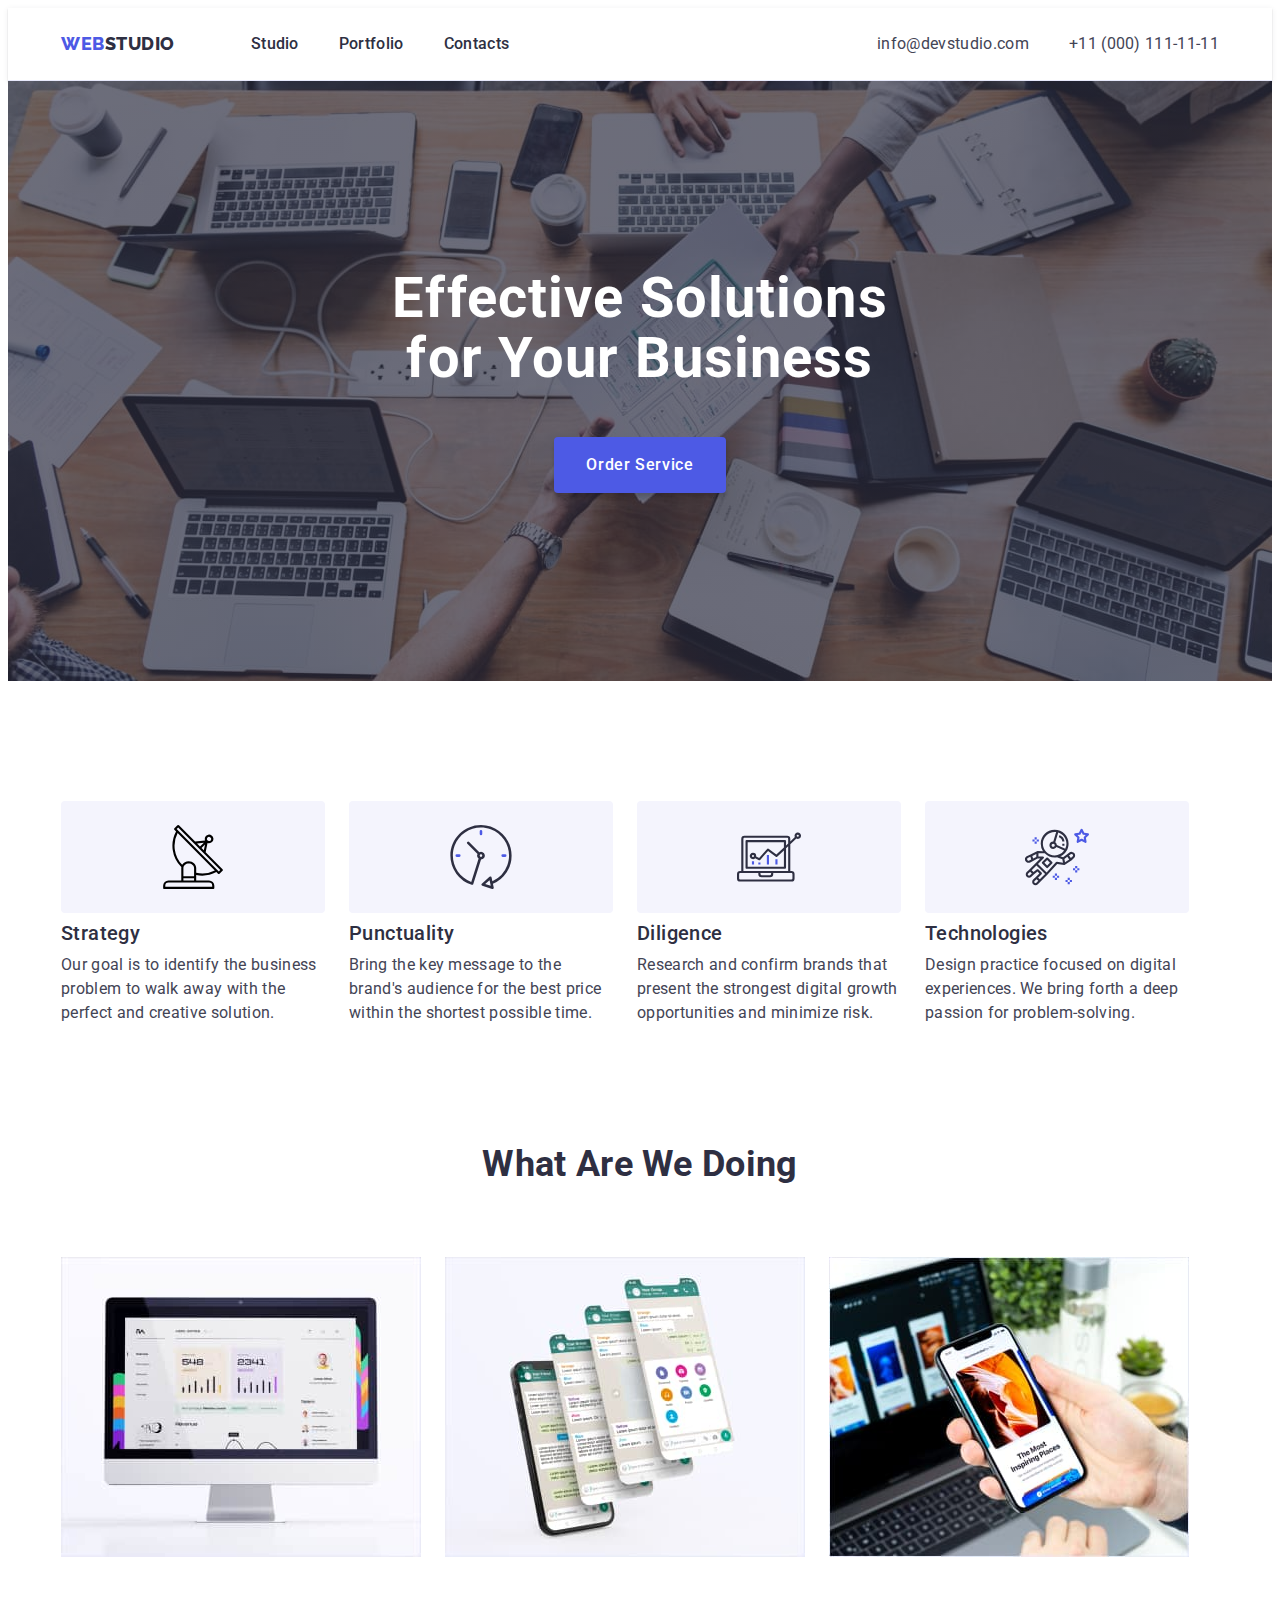
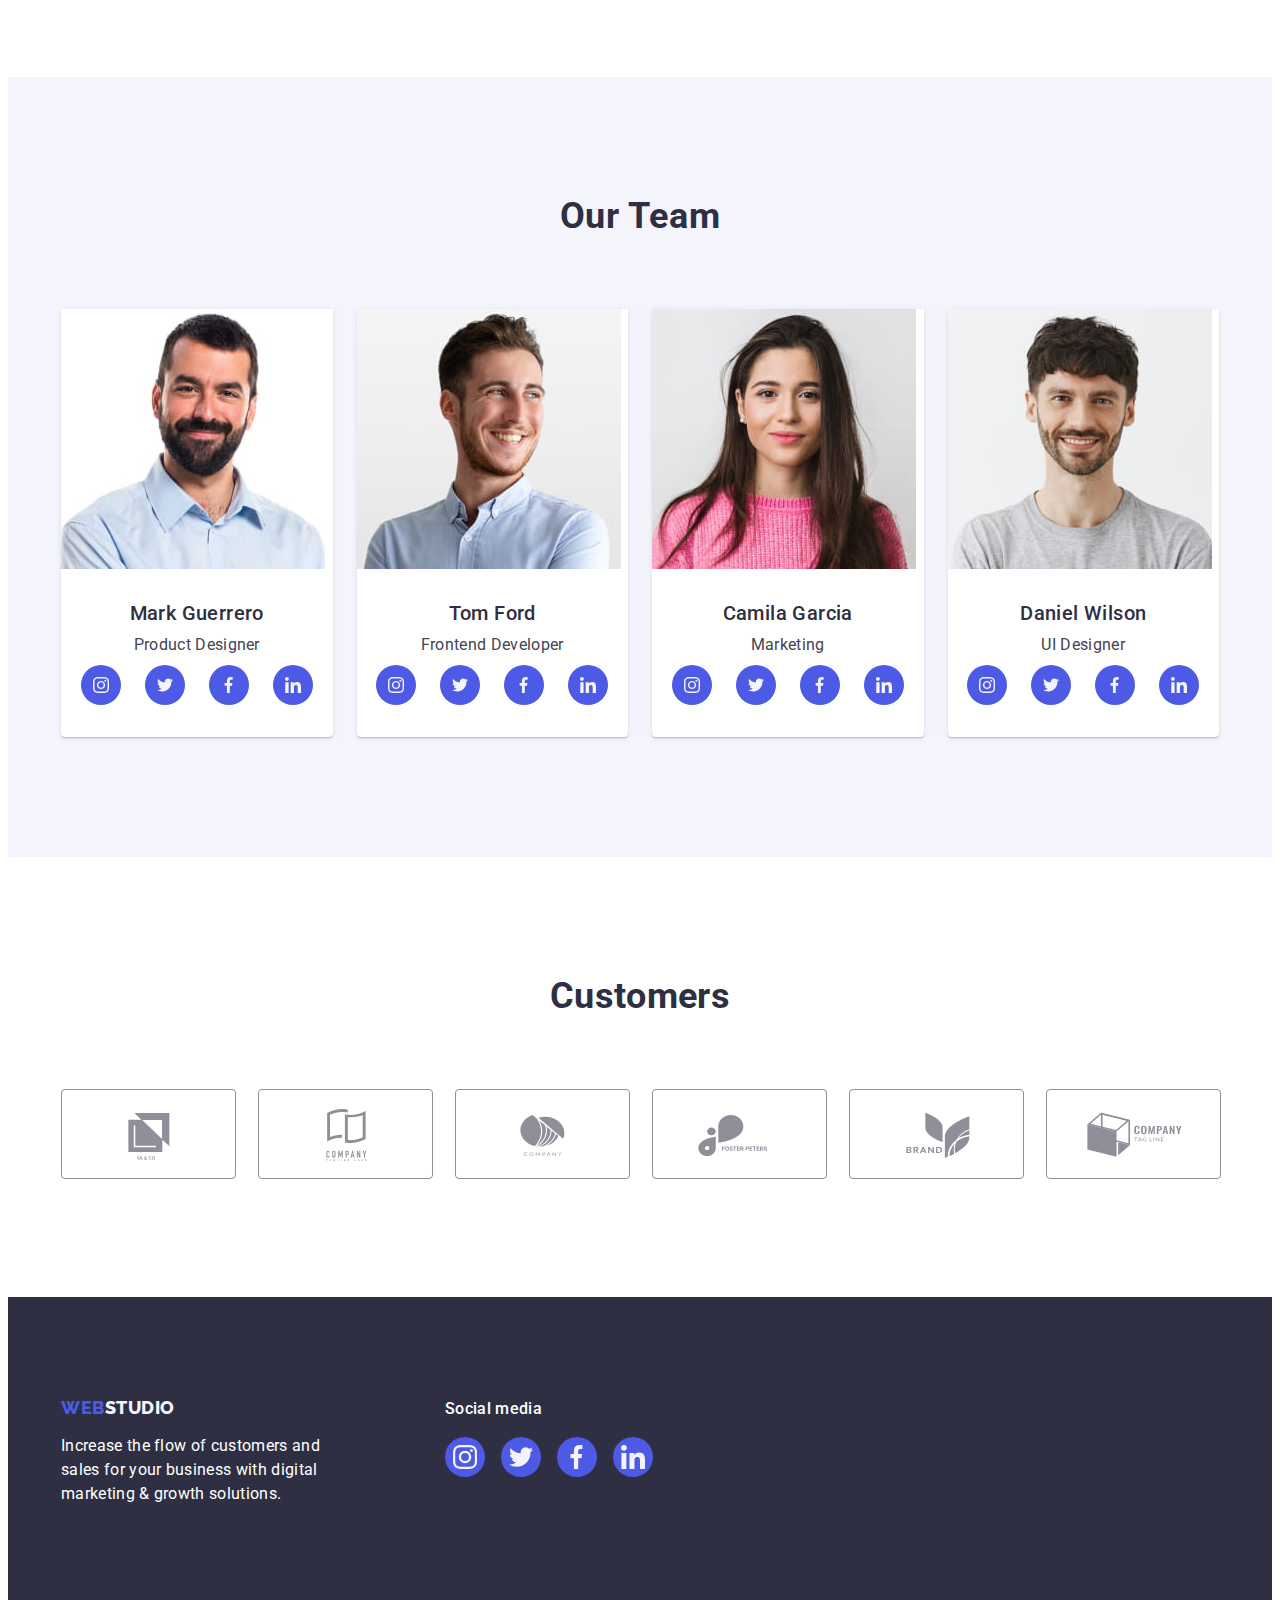
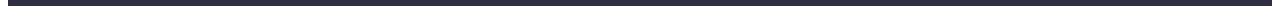
<file: index.html>
<!DOCTYPE html>
<html lang="en">

<head>
    <meta charset="UTF-8">
    <meta http-equiv="X-UA-Compatible" content="IE=edge">
    <meta name="viewport" content="width=device-width, initial-scale=1.0">
    <title>Document</title>
    <link href="https://fonts.googleapis.com" rel="preconnect" />
    <link href="https://fonts.gstatic.com" rel="preconnect" crossorigin />
    <link href="https://fonts.googleapis.com/css2?family=Raleway:wght@800&family=Roboto:wght@400;500;700&display=swap"
        rel="stylesheet" />
<link rel="stylesheet" href="https://cdnjs.cloudflare.com/ajax/libs/modern-normalize/1.1.0/modern-normalize.min.css"
    integrity="sha512-wpPYUAdjBVSE4KJnH1VR1HeZfpl1ub8YT/NKx4PuQ5NmX2tKuGu6U/JRp5y+Y8XG2tV+wKQpNHVUX03MfMFn9Q=="
    crossorigin="anonymous" referrerpolicy="no-referrer"/>
    <link rel="stylesheet" href="./css/styles.css">
</head>

<body>
    <!-- header -->
<header class="header">
       <div class="nav-container container">
        <nav class="header-nav">
        <a class="header-logo link" href="./index.html">Web<span class="header-logo-part">Studio</span></a>
    
        <ul class="list main-nav">
            <li class="main-nav-item"><a class="nav-item link" href="./index.html">Studio</a></li>
            <li class="main-nav-item"><a class="nav-item link" href="./portfolio.html">Portfolio</a></li>
            <li class="main-nav-item"><a class="nav-item link" href="">Contacts</a></li>
        </ul>
    </nav>
    <address class="contacts">
        <ul class="contacts-list list">
            <li class="contact-item"><a class="contacts-link link" href="mailto:info@devstudio.com">info@devstudio.com</a></li>
            <li class="contact-item"><a class="contacts-link link" href="tel:+110001111111">+11 (000) 111-11-11</a></li>
        </ul>
    </address>
    </div>
</header>
    <main>
        <!-- Hero section -->
        <section class="hero">
            <div class="container overlay">
                    <h1 class="hero-title">Effective Solutions for Your Business</h1>
                <button class="hero-btn" type="button">Order Service</button>
            </div>   
        </section>
        <!-- About us section -->
        <section class="info">
            <div class="container">
                <h2 class="hidden-title" hidden>About us</h2>
            <ul class="info-list list">
                <li class="info-item">
                    <div class="aboutus-container">
                        <svg class="aboutus-icon" width="64" height="64">
                            <use href="./images/icons.svg#vector"></use>
                        </svg>
                    </div>
                    <h3 class="info-title">Strategy</h3>
                    <p class="info-text">Our goal is to identify the business problem to walk away with the perfect and creative
                        solution.
                    </p>
                </li>
                <li class="info-item">
                    <div class="aboutus-container">
                        <svg class="aboutus-icon" width="64" height="64">
                            <use href="./images/icons.svg#clock"></use>
                        </svg>
                    </div>
                    <h3 class="info-title">Punctuality</h3>
                    <p class="info-text">Bring the key message to the brand's audience for the best price within the shortest
                        possible
                        time.</p>
                </li>
                <li class="info-item">
                    <div class="aboutus-container">
                        <svg class="aboutus-icon" width="64" height="64">
                            <use href="./images/icons.svg#diagram"></use>
                        </svg>
                    </div>
                    <h3 class="info-title">Diligence</h3>
                    <p class="info-text">Research and confirm brands that present the strongest digital growth opportunities and
                        minimize
                        risk.</p>
                </li>
                <li class="info-item">
                    <div class="aboutus-container">
                        <svg class="aboutus-icon" width="64" height="64">
                            <use href="./images/icons.svg#astronaut"></use>
                        </svg>
                    </div>
                    <h3 class="info-title">Technologies</h3>
                    <p class="info-text">Design practice focused on digital experiences. We bring forth a deep passion for
                        problem-solving.</p>
                </li>
            </ul>
        </div>
        </section>
        <!-- Works section -->
        <section class="works">
            <div class="container">
            <h2 class="works-title">What are we doing</h2>
            <ul class="works-list list">
                <li class="works-img">
                    <img class="img" src="./images/photo1.jpg" alt="computer screen" width="360">
                </li>
                <li class="works-img">
                    <img class="img" src="./images/photo2.jpg" alt="phone screen" width="360">
                </li>
                <li class="works-img">
                    <img class="img" src="./images/photo3.jpg" alt="phone in the hand" width="360">
                </li>
            </ul>
        </div>
        </section>
        <!-- Team section -->
        <section class="team">
            <div class="container">
            <h2 class="team-title">Our Team</h2>
            <ul class="team-list list">
                <li class="team-item">
                        <img class="team-img img" src="./images/mark.jpg" alt="Mark Gurrero" width="264">
                    <div class="team-container">
                    <h3 class="team-list-title">Mark Guerrero</h3>
                    <p class="team-text">Product Designer</p>
                    <ul class="social-list list">
                        <li class="social-media-item">
                            <a href="" class="social-media">
                                <svg class="social-media-icon" width="16" height="16">
                                    <use href="./images/icons.svg#icon-instagram"></use>
                                </svg>
                            </a>
                        </li>
                        <li class="social-media-item">
                            <a href="" class="social-media">
                                <svg class="social-media-icon" width="16" height="16">
                                    <use href="./images/icons.svg#icon-twitter"></use>
                                </svg>
                            </a>
                        </li>
                        <li class="social-media-item">
                            <a href="" class="social-media">
                                <svg class="social-media-icon" width="16" height="16">
                                    <use href="./images/icons.svg#icon-facebook"></use>
                                </svg>
                            </a>
                        </li>
                        <li class="social-media-item">
                            <a href="" class="social-media">
                                <svg class="social-media-icon" width="16" height="16">
                                    <use href="./images/icons.svg#icon-linkedin"></use>
                                </svg>
                            </a>
                        </li>
                    
                    </ul>
                </div>
                </li>
                <li class="team-item">
                    <img class="team-img img" src="./images/tom.jpg" alt="Tom Ford" width="264">
                    <div class="team-container">
                        <h3 class="team-list-title">Tom Ford</h3>
                        <p class="team-text">Frontend Developer</p>
                        <ul class="social-list list">
                            <li class="social-media-item">
                                <a href="" class="social-media">
                                    <svg class="social-media-icon" width="16" height="16">
                                        <use href="./images/icons.svg#icon-instagram"></use>
                                    </svg>
                                </a>
                            </li>
                            <li class="social-media-item">
                                <a href="" class="social-media">
                                    <svg class="social-media-icon" width="16" height="16">
                                        <use href="./images/icons.svg#icon-twitter"></use>
                                    </svg>
                                </a>
                            </li>
                            <li class="social-media-item">
                                <a href="" class="social-media">
                                    <svg class="social-media-icon" width="16" height="16">
                                        <use href="./images/icons.svg#icon-facebook"></use>
                                    </svg>
                                </a>
                            </li>
                            <li class="social-media-item">
                                <a href="" class="social-media">
                                    <svg class="social-media-icon" width="16" height="16">
                                        <use href="./images/icons.svg#icon-linkedin"></use>
                                    </svg>
                                </a>
                            </li>
                        
                        </ul>
                    </div>
                </li>
                <li class="team-item">
                    <img class="team-img img" src="./images/camila.jpg" alt="Camila Garcia" width="264">
                    <div class="team-container">
                        <h3 class="team-list-title">Camila Garcia</h3>
                        <p class="team-text">Marketing</p>
                        <ul class="social-list list">
                            <li class="social-media-item">
                                <a href="" class="social-media">
                                    <svg class="social-media-icon" width="16" height="16">
                                        <use href="./images/icons.svg#icon-instagram"></use>
                                    </svg>
                                </a>
                            </li>
                            <li class="social-media-item">
                                <a href="" class="social-media">
                                    <svg class="social-media-icon" width="16" height="16">
                                        <use href="./images/icons.svg#icon-twitter"></use>
                                    </svg>
                                </a>
                            </li>
                            <li class="social-media-item">
                                <a href="" class="social-media">
                                    <svg class="social-media-icon" width="16" height="16">
                                        <use href="./images/icons.svg#icon-facebook"></use>
                                    </svg>
                                </a>
                            </li>
                            <li class="social-media-item">
                                <a href="" class="social-media">
                                    <svg class="social-media-icon" width="16" height="16">
                                        <use href="./images/icons.svg#icon-linkedin"></use>
                                    </svg>
                                </a>
                            </li>
                        
                        </ul>
                        
                    </div>
                </li>
                <li class="team-item">
                    <img class="team-img img" src="./images/daniel.jpg" alt="Daniel Wilson" width="264">
                    <div class="team-container">
                        <h3 class="team-list-title">Daniel Wilson</h3>
                        <p class="team-text">UI Designer</p>
                        <ul class="social-list list">
                            <li class="social-media-item">
                                <a href="" class="social-media">
                                    <svg class="social-media-icon" width="16" height="16">
                                        <use href="./images/icons.svg#icon-instagram"></use>
                                    </svg>
                                </a>
                            </li>
                            <li class="social-media-item">
                                <a href="" class="social-media">
                                    <svg class="social-media-icon" width="16" height="16">
                                        <use href="./images/icons.svg#icon-twitter"></use>
                                    </svg>
                                </a>
                            </li>
                            <li class="social-media-item">
                                <a href="" class="social-media">
                                    <svg class="social-media-icon" width="16" height="16">
                                        <use href="./images/icons.svg#icon-facebook"></use>
                                    </svg>
                                </a>
                            </li>
                            <li class="social-media-item">
                                <a href="" class="social-media">
                                    <svg class="social-media-icon" width="16" height="16">
                                        <use href="./images/icons.svg#icon-linkedin"></use>
                                    </svg>
                                </a>
                            </li>
                        
                        </ul>
                    </div>

                </li>
            </ul>
        </div>
        </section>
        <!-- Customers section -->
        <section class="customers">
            <div class="container">
                <h2 class="customers-title">Customers</h2>
                <ul class="customers-list list">
                    <li class="customers-item">
                        <a href="" class="customers-link">
                            <svg class="customers-icon" width="104" height="56">
                                <use href="./images/icons.svg#logo"></use>
                            </svg>
                        </a>
                    </li>
                    <li class="customers-item">
                        <a href="" class="customers-link">
                            <svg class="customers-icon" width="104" height="56">
                                <use href="./images/icons.svg#logo-one"></use>
                            </svg>
                        </a>
                    </li>
                    <li class="customers-item">
                        <a href="" class="customers-link">
                            <svg class="customers-icon" width="104" height="56">
                                <use href="./images/icons.svg#logo-two"></use>
                            </svg>
                        </a>
                    </li>
                    <li class="customers-item">
                        <a href="" class="customers-link">
                            <svg class="customers-icon" width="104" height="56">
                                <use href="./images/icons.svg#logo-three"></use>
                            </svg>
                        </a>
                    </li>
                    <li class="customers-item">
                        <a href="" class="customers-link">
                            <svg class="customers-icon" width="104" height="56">
                                <use href="./images/icons.svg#logo-four"></use>
                            </svg>
                        </a>
                    </li>
                    <li class="customers-item">
                        <a href="" class="customers-link">
                            <svg class="customers-icon" width="104" height="56">
                                <use href="./images/icons.svg#logo-five"></use>
                            </svg>
                        </a>
                    </li>
                </ul>
            </div>
        </section>
    </main>
   <!-- Footer section -->
    <footer class="footnote">
        <div class="footer-container container">
            <div class="primary">
            <a class="footer-logo link" href="./index.html">Web<span class="footer-logo-part">Studio</span></a>
            <p class="footnote-text">Increase the flow of customers and sales for your business with digital marketing &
                growth solutions.</p></div>
        <div>
        <p class="media">Social media</p>
        <ul class="footer-social-list list">
            <li class="social-media-item">
                <a class="footer-social-media" href="">
                    <svg class="social-media-icon" width="24" height="24">
                        <use href="./images/icons.svg#icon-instagram"></use>
                    </svg>
                </a>
            </li>
            <li class="social-media-item">
                <a class="footer-social-media" href="">
                    <svg class="social-media-icon" width="24" height="24">
                        <use href="./images/icons.svg#icon-twitter"></use>
                    </svg>
                </a>
            </li>
            <li class="social-media-item">
                <a class="footer-social-media" href="">
                    <svg class="social-media-icon" width="24" height="24">
                        <use href="./images/icons.svg#icon-facebook"></use>
                    </svg>
                </a>
            </li>
            <li class="social-media-item">
                <a class="footer-social-media" href="">
                    <svg class="social-media-icon" width="24" height="24">
                        <use href="./images/icons.svg#icon-linkedin"></use>
                    </svg>
                </a>
            </li>
        
        </ul></div>
        </div>
    </footer>
</body>

</html>
</file>
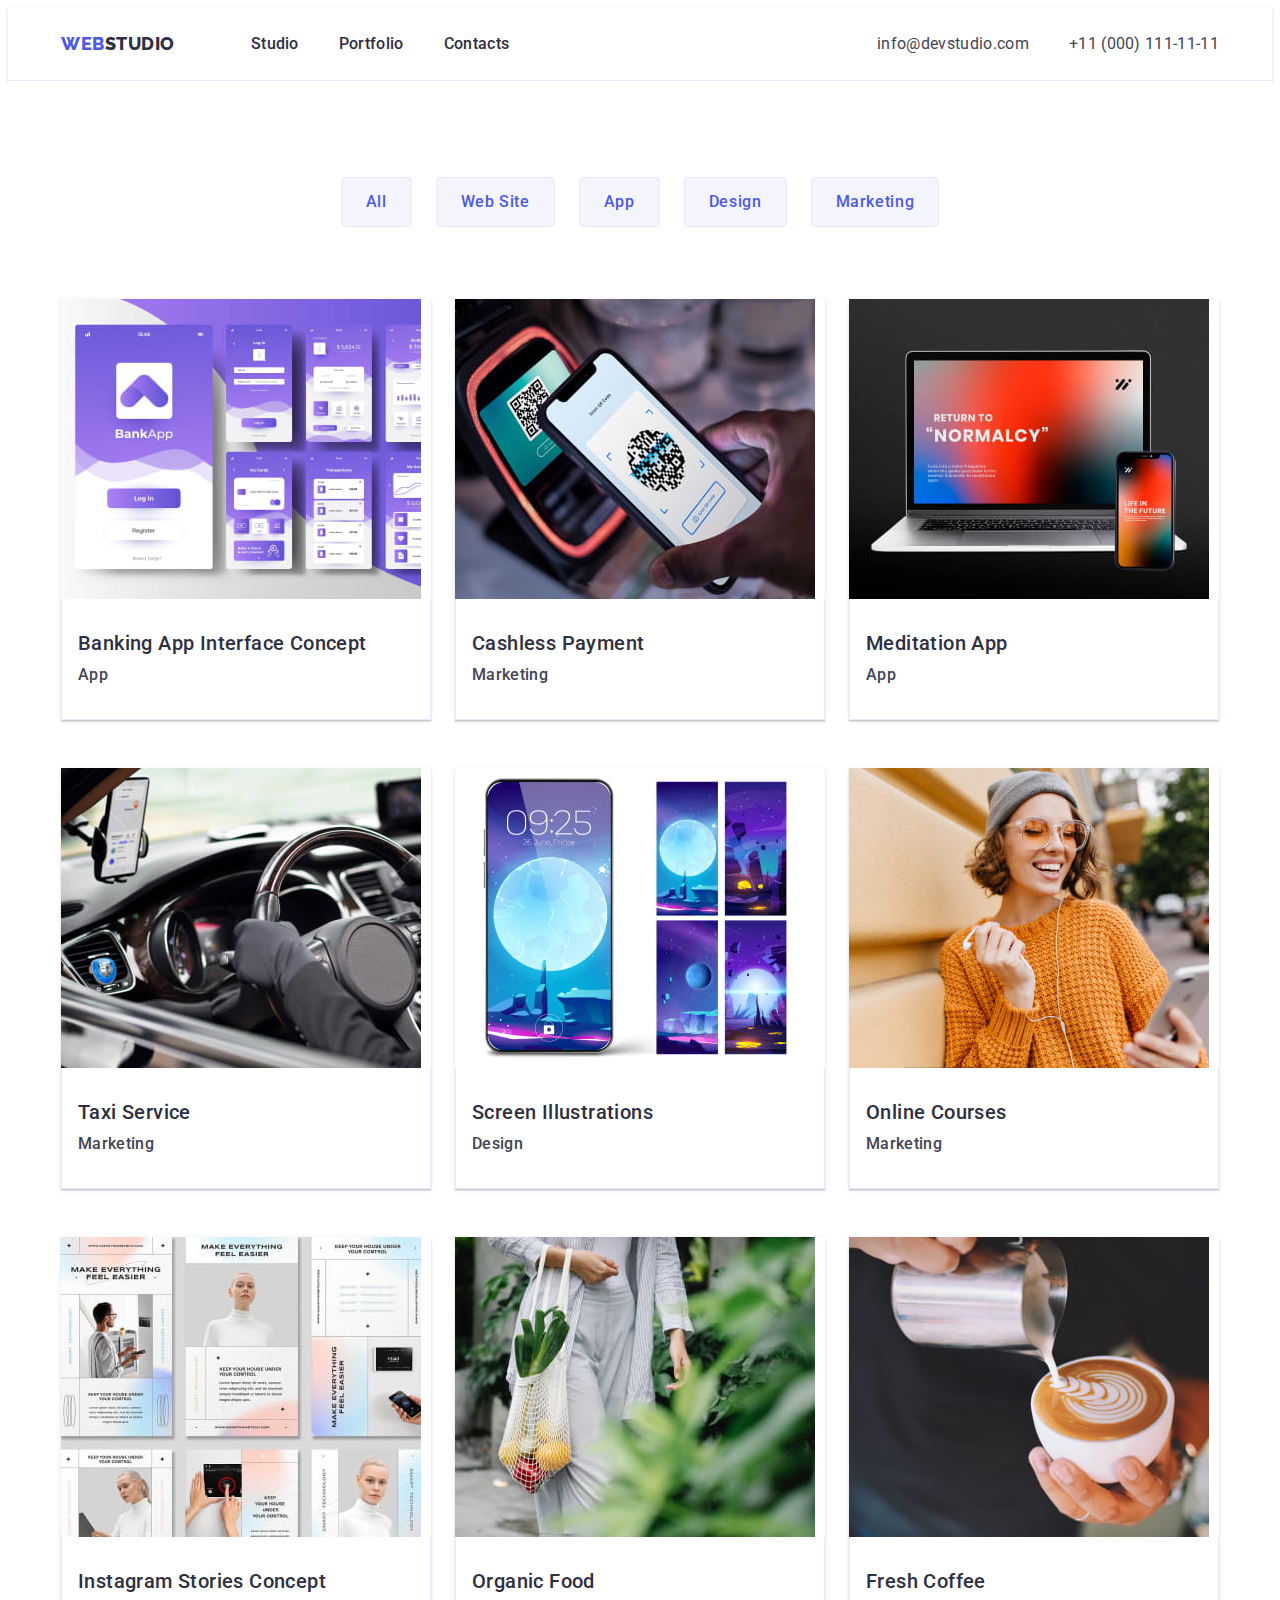
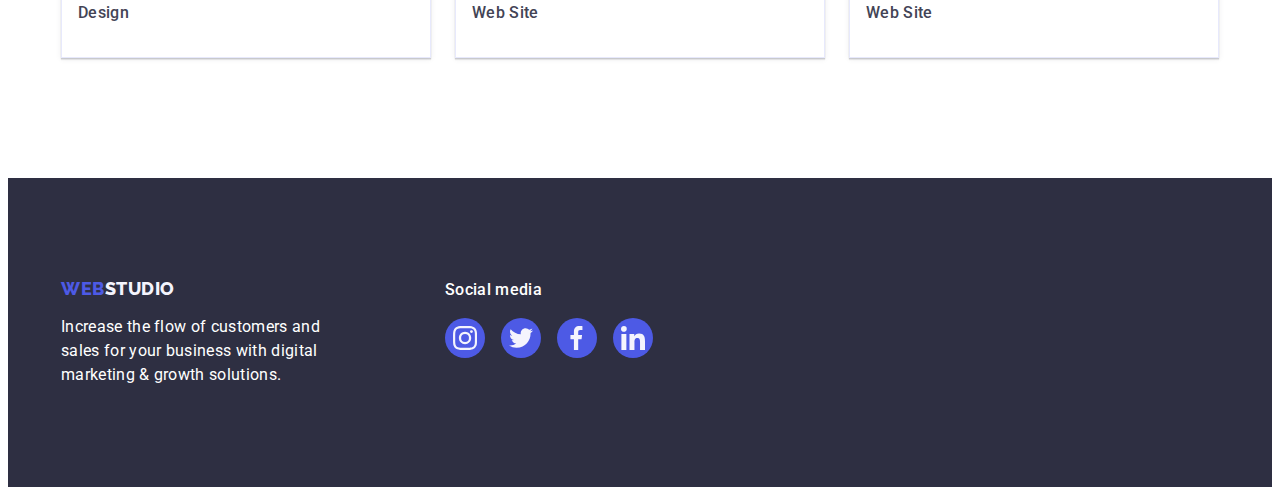
<file: portfolio.html>
<!DOCTYPE html>
<html lang="en">

<head>
    <meta charset="UTF-8">
    <meta http-equiv="X-UA-Compatible" content="IE=edge">
    <meta name="viewport" content="width=device-width, initial-scale=1.0">
    <title>Document</title>
    <link href="https://fonts.googleapis.com" rel="preconnect" />
    <link href="https://fonts.gstatic.com" rel="preconnect" crossorigin />
    <link href="https://fonts.googleapis.com/css2?family=Raleway:wght@800&family=Roboto:wght@400;500;700&display=swap"
        rel="stylesheet" />
    <link rel="stylesheet" href="https://cdnjs.cloudflare.com/ajax/libs/modern-normalize/1.1.0/modern-normalize.min.css"
        integrity="sha512-wpPYUAdjBVSE4KJnH1VR1HeZfpl1ub8YT/NKx4PuQ5NmX2tKuGu6U/JRp5y+Y8XG2tV+wKQpNHVUX03MfMFn9Q=="
        crossorigin="anonymous" referrerpolicy="no-referrer" />
    <link rel="stylesheet" href="./css/styles.css">
</head>

<body>
    <!-- header -->
    <header class="header">
        <div class="nav-container container">
            <nav class="header-nav">
                <a class="header-logo link" href="./index.html">Web<span class="header-logo-part">Studio</span></a>

                <ul class="list main-nav">
                    <li class="main-nav-item"><a class="nav-item link" href="./index.html">Studio</a></li>
                    <li class="main-nav-item"><a class="nav-item link" href="./portfolio.html">Portfolio</a></li>
                    <li class="main-nav-item"><a class="nav-item link" href="">Contacts</a></li>
                </ul>
            </nav>
            <address class="contacts">
                <ul class="contacts-list list">
                    <li class="contact-item"><a class="contacts-link link"
                            href="mailto:info@devstudio.com">info@devstudio.com</a></li>
                    <li class="contact-item"><a class="contacts-link link" href="tel:+110001111111">+11 (000)
                            111-11-11</a></li>
                </ul>
            </address>
        </div>
    </header>
<main>
    <!-- main section -->
    <section class="portfolio">
        <div class="container">
        <h1 hidden>Portfolio</h1>
    <ul class="portfolio-btn-list list">
        <li><button class="portfolio-btn" type="button">All</button></li>
        <li><button class="portfolio-btn" type="button">Web Site</button></li>
        <li><button class="portfolio-btn" type="button">App</button></li>
        <li><button class="portfolio-btn" type="button">Design</button></li>
        <li><button class="portfolio-btn" type="button">Marketing</button></li>
    </ul>
    <ul class="portfolio-list list">
    <li class="flex-container">
        <a class="portfolio-link link" href=""><img class="img" src="./images/banking-app.jpg" alt="banking-app" width="360">
        <div class="portfolio-container">
        <h2 class="portfolio-list-title">Banking App Interface Concept</h2>
        <p class="portfolio-text">App</p></div>
        </a>
    </li>
    <li class="flex-container">
        <a class="portfolio-link link" href=""><img  class="portfolio-img img" src="./images/payment.jpg" alt="cashless payment" width="360">
            <div class="portfolio-container">
            <h2 class="portfolio-list-title">Cashless Payment</h2>
            <p class="portfolio-text">Marketing</p>
            </div>
        </a>
    </li>
    <li  class="flex-container">
        <a class="portfolio-link link" href=""><img  class="portfolio-img img" src="./images/meditation-.jpg" alt="meditation-app" width="360">
        <div class="portfolio-container">
            <h2 class="portfolio-list-title">Meditation App</h2>
            <p class="portfolio-text">App</p>
            </div>
        </a>
    </li>
    <li class="flex-container">
        <a class="portfolio-link link" href=""><img  class="portfolio-img img" src="./images/taxi.jpg" alt="taxi service" width="360">
        <div class="portfolio-container"> <h2 class="portfolio-list-title">Taxi Service</h2>
            <p class="portfolio-text">Marketing</p>
            </div>
        </a>
    </li>
    <li class="flex-container">
        <a class="portfolio-link link" href=""><img class="portfolio-img img" src="./images/screen.jpg" alt="screen illustrations" width="360">
        <div class="portfolio-container">
            <h2 class="portfolio-list-title">Screen Illustrations</h2>
            <p class="portfolio-text">Design</p>
            </div>
        </a>
    </li>
    <li class="flex-container">
        <a class="portfolio-link link" href=""><img  class="img portfolio-img" src="./images/courses.jpg" alt="online courses" width="360">
        <div class="portfolio-container">
            <h2 class="portfolio-list-title">Online Courses</h2>
            <p class="portfolio-text">Marketing</p>
            </div>
        </a>
    </li>
    <li class="flex-container">
        <a class="portfolio-link link" href=""><img  class="img portfolio-img" src="./images/insta.jpg" alt="instagram storie" width="360">
        <div class="portfolio-container">
            <h2 class="portfolio-list-title">Instagram Stories Concept</h2>
            <p class="portfolio-text">Design</p>
            </div>
        </a>
    </li>
    <li class="flex-container">
        <a class="portfolio-link link" href=""><img  class="img portfolio-img" src="./images/organik.jpg" alt="organik food" width="360">
            <div class="portfolio-container">
                <h2 class="portfolio-list-title">Organic Food</h2>
                <p class="portfolio-text">Web Site</p>
            </div> 
        </a>
    </li>
    <li class="flex-container">
        <a class="link portfolio-link" href=""><img  class="img portfolio-img" src="./images/coffee.jpg" alt="fresh coffee" width="360">
            <div class="portfolio-container"><h2 class="portfolio-list-title">Fresh Coffee</h2>
            <p class="portfolio-text">Web Site</p>
        </div>
        </a>
    </li>
</ul></div>
    </section>  
</main>
<!-- Footer section -->
<footer class="footnote">
    <div class="footer-container container">
        <div class="primary">
            <a class="footer-logo link" href="./index.html">Web<span class="footer-logo-part">Studio</span></a>
            <p class="footnote-text">Increase the flow of customers and sales for your business with digital marketing &
                growth solutions.</p>
        </div>
        <div>
            <p class="media">Social media</p>
            <ul class="footer-social-list list">
                <li class="social-media-item">
                    <a class="footer-social-media" href="">
                        <svg class="social-media-icon" width="24" height="24">
                            <use href="./images/icons.svg#icon-instagram"></use>
                        </svg>
                    </a>
                </li>
                <li class="social-media-item">
                    <a class="footer-social-media" href="">
                        <svg class="social-media-icon" width="24" height="24">
                            <use href="./images/icons.svg#icon-twitter"></use>
                        </svg>
                    </a>
                </li>
                <li class="social-media-item">
                    <a class="footer-social-media" href="">
                        <svg class="social-media-icon" width="24" height="24">
                            <use href="./images/icons.svg#icon-facebook"></use>
                        </svg>
                    </a>
                </li>
                <li class="social-media-item">
                    <a class="footer-social-media" href="">
                        <svg class="social-media-icon" width="24" height="24">
                            <use href="./images/icons.svg#icon-linkedin"></use>
                        </svg>
                    </a>
                </li>

            </ul>
        </div>
    </div>
</footer>
</body>

</html>
</file>
<file: css/styles.css>
:root {
    --background-color:#FFFFFF;
    --title-text-color:#2E2F42;
    --primary-text-color:#434455;
    --accent-color:#4D5AE5;
    --secondary-white-color:#F4F4FD;
    --third-white-color:#E5E5E5E5;
    --ocean-color: #404BBF;
--header-border-color: #e7e9fc;
--customers-link-color: #8E8F99; 
--footer-hover-color:#31d0aa;

}
body {
    color: var(--primary-text-color);
    background-color: var(--background-color);
    font-family: Roboto, sans-serif;
        font-weight: 400;
        font-size: 16px;
        line-height: 1.5;
        letter-spacing: 0.02em;
}
h1, h2, h3, h4, h5, h6, p {
    margin-top: 0;
    margin-bottom: 0;
}
.container {
    max-width: 1158px;
    padding-left: 15px;
    padding-right: 15px;
    margin-left: auto;
    margin-right: auto;
}
/* INDEX.HTML */
/* header */
.header {
    border-bottom: 1px solid var(--header-border-color);
    box-shadow: 0px 2px 1px rgba(46, 47, 66, 0.08),
        0px 1px 1px rgba(46, 47, 66, 0.16),
        0px 1px 6px rgba(46, 47, 66, 0.08);
}
.nav-container {
    display: flex;
}
.main-nav {
    display: flex;
}
.header-nav {
    display: flex;
    justify-content: flex-start;
    align-items: center;
}
.header-logo {
    margin-right: 76px;
    color: var(--accent-color);
    font-family: Raleway, sans-serif;
    font-weight: 800;
    font-size: 18px;
    line-height: 1.17;
    letter-spacing: 0.03em;
    text-transform: uppercase;
}
.link {
    text-decoration: none;
}
.header-logo-part {
    color: var(--title-text-color);
}
.list {
    list-style: none;
    padding: 0;
    margin: 0;
}
.main-nav-item:not(:last-child) {
    margin-right: 40px;
}

.nav-item {
    display: block;
    padding-top: 24px;
    padding-bottom: 24px;
    color: var(--title-text-color);
    font-weight: 500;
}
.nav-item:hover,
.nav-item:focus {
color: var(--ocean-color);
}
.contacts-list {
    display: flex;
    gap: 40px;
    
}
.contacts {
    margin-left: auto;
    font-style: normal;
}
.contacts-link {
    display: block;
    padding-top: 24px;
    padding-bottom: 24px;
    color: var(--primary-text-color);
}
.contacts-link:hover,
.contacts-link:focus {
    color: var(--ocean-color);
}
/* hero */
.hero {
    text-align: center;
    background-image: linear-gradient(rgba(46, 47, 66, 0.7), rgba(46, 47, 66, 0.7)), url(../images/people-office.jpg);
        background-size: cover;
        background-position: center;
        max-width: 1440px;
        height: 600px;
        background-repeat: no-repeat;
        background-color: #2E2F42;
        margin-left: auto;
        margin-right: auto;
    
}
.overlay {
    padding-top: 188px;
    padding-bottom: 188px;
}

.hero-title {
    max-width: 496px;
    margin-top: 0px;
    margin-bottom: 48px;
    margin-left: auto;
    margin-right: auto;
    
    color: var(--background-color);
    font-weight: 700;
        font-size: 56px;
        line-height: 1.07;
        letter-spacing: 0.02em;
}

.hero-btn {
box-shadow: 0px 4px 4px rgba(0, 0, 0, 0.15); 
   display: block;
   border: 1px solid transparent;
   min-width: 169px;
   height: 56px;
   border: none;
   border-radius: 4px;
    padding-top: 16px;
    padding-right: 32px;
    padding-bottom: 16px;
    padding-left: 32px;
    text-align: center;
    margin-left: auto;
    margin-right: auto;
   
    color: var(--background-color);
    background-color: var(--accent-color);
    font-family: Roboto, sans-serif;
    font-weight: 500;
    font-size:16px;
    line-height: 1.5;
    letter-spacing: 0.04em;
    cursor: pointer;
}
.hero-btn:hover,
.hero-btn:focus {
    background-color: var(--ocean-color);
}

/* about us */
.info {
    padding-top: 120px;
    padding-bottom: 120px;
}
.info-list {
    display: flex;
    gap: 24px;
}
.aboutus-container {
    display: flex;
    align-items: center;
    justify-content: center;
    width: 264px;
    height: 112px;
    background-color: var(--secondary-white-color);
    margin-bottom: 8px;
    border-radius: 4px;
}

info-item {
    width: ((100%-72px)/4);
}
.info-title {
    margin-bottom: 8px;
    color: var(--title-text-color);
    letter-spacing: 0.02em;
    font-weight: 500;
        font-size: 20px;
        line-height: 1.2;
}
.info-text {
    width: 264px;
}


/* works section */
.works {
    padding-bottom: 120px;
}
.works-title {
   margin-bottom: 72px;
   margin-top: 0;
    color:var(--title-text-color);
    font-weight: 700;
        font-size: 36px;
        line-height: 1.11;
        text-align: center;
        text-transform: capitalize;
}
.works-list {
display: flex;
}
.works-img {
    width: ((100%-48px)/3);
}
.works-img:not(:last-child) {
    margin-right: 24px;
}
/* Team */
.team {
    padding-top:120px;
    padding-bottom: 120px;
    background-color: var(--secondary-white-color);
}
.team-title {
    margin-top: 0;
    margin-bottom: 72px;
    color: var(--title-text-color);
    font-weight: 700;
        font-size: 36px;
        line-height: 1.11;
        text-align: center;
        text-transform: capitalize;
        letter-spacing: 0.02em;
}
.team-list {
    display: flex;
    gap: 24px;
}
.team-img {
    margin-right: 24px;
}
    .team-img:not(:last-child) {
    margin-right: 24px;
    }
.team-list-title {
    margin-bottom: 8px;
    color:var(--title-text-color);
    text-align: center;
    font-weight: 500;
        font-size: 20px;
        line-height: 1.2;
        letter-spacing: 0.02em;
}
.team-item {
    box-shadow: 0px 1px 6px rgba(46, 47, 66, 0.08), 0px 1px 1px rgba(46, 47, 66, 0.16), 0px 2px 1px rgba(46, 47, 66, 0.08);
    width: ((100%-72px)/4);
    border-radius: 0px 0px 4px 4px;
    background-color: var(--background-color);
}
.team-text {
    font-size: 16px;
    text-align: center;
    margin-bottom: 8px;
}
.team-container {
    padding-top: 32px;
    padding-bottom: 32px;
}
/* Customers */
.customers-list {
    display: flex;
    gap: 24px;
}
.customers {
    padding-top: 120px;
    padding-bottom: 120px;
}
.customers-title {
    line-height: 1.1;
    margin-left: auto;
    margin-right: auto;
    margin-bottom: 72px;
    font-weight: 700;
    font-size: 36px;
    line-height: 1.1;
    text-align: center;
    text-transform: capitalize;
    color: var(--title-text-color);
}
.customers-item {
    width: calc((100% - 120px) / 6);
    height: 88px;
}
.customers-link {
    display: flex;
    align-items: center;
    justify-content: center;
    border: 1px solid #8E8F99;
    border-radius: 4px;
    width: 100%;
    height: 100%;
    color: var(--customers-link-color);
}

.customers-link:hover,
.customers-link:focus {
    border-color: var(--ocean-color);
    color: var(--ocean-color);
}

.last {
    margin-right: 0;
}

.customers-icon {
    fill: currentColor;
    height: 56px;
    width: 104px;
}


/* Footer */
.footer-container {
    display: flex;
    align-items: baseline;
}
.primary {
    margin-right: 120px;
}
.social-list {
    display: flex;
    justify-content: center;
    align-items: center;
    gap: 24px;
}
.media {
    color: var(--background-color);
    font-weight: 500;
    margin-bottom: 16px;
    
}
.footer-social-list {
    gap: 16px;
    display: flex;
}
.footer-social-media {
display: flex;
align-items: center;
justify-content: center;
background-color: var(--accent-color);
color: var(--secondary-white-color);
border-radius: 50%;
width: 100%;
height: 100%;
cursor: pointer;
}
.footer-social-media:hover,
.footer-social-media:focus {
    background-color: var(--footer-hover-color);
}
.social-media {
    display: flex;
    align-items: center;
    justify-content: center;
    background-color: var(--accent-color);
    color: var(--secondary-white-color);
    border-radius: 50%;
    width: 100%;
    height: 100%;
    cursor: pointer;
    
}
.social-media:hover,
.social-media:focus {
    background-color: var(--ocean-color);
}
.social-media-item {
    width: 40px;
    height: 40px;
}
.social-media-icon {
    fill: currentColor;
} 
.footnote {
    background-color: var(--title-text-color);
    padding-top: 100px;
    padding-bottom: 100px;
}

.footnote-text {
    width: 264px;
    color: var(--background-color);
   
}
.footer-logo-part {
    color:var(--secondary-white-color);
}

.footer-logo {
    display: inline-block;
    margin-bottom: 16px;
    color: var(--accent-color);
    font-family: Raleway, sans-serif;
        font-weight: 800;
        font-size: 18px;
        line-height: 1.17;
        letter-spacing: 0.03em;
        text-transform: uppercase;
}
.footer-logo:hover,
.footer-logo:focus {
    color:var(--accent-color);
}

.link {
    text-decoration: none;
}
.img {
    display: block;
    max-width: 100%;
    height: auto;
}
/* PORTFOLIO */
.portfolio {
    padding-top: 96px;
    padding-bottom: 120px;
    background-color: var(--background-color);
    color: var(--title-text-color);
    font-family: Roboto, serif;
        font-weight: 500;
        font-size: 20px;
        line-height: 1.2;
        letter-spacing: 0.02em;
}

.portfolio-btn-list {
    display: flex;
    justify-content: center;
    gap: 24px;
    margin-bottom: 72px;
}
.portfolio-btn {
    padding: 12px 24px;
    border: 1px solid var(--header-border-color);
    border-radius: 4px;
    background-color: var(--secondary-white-color);
    color: var(--accent-color);
    font-family: Roboto, sans-serif;
    font-weight: 500;
        font-size: 16px;
        line-height: 1.5;
        display: flex;
        align-items: center;
        text-align: center;
        letter-spacing: 0.04em;
        cursor: pointer;
}
.portfolio-btn:hover,
.portfolio-btn:focus {
    box-shadow: 0px 3px 1px rgba(0, 0, 0, 0.1), 0px 2px 1px rgba(0, 0, 0, 0.08), 0px 2px 2px rgba(0, 0, 0, 0.12);
    border: 1px solid transparent;
    background-color: var(--ocean-color);
    color: var(--background-color);
}
.portfolio-list {
    display: flex;
    flex-wrap: wrap;
    align-items: center;
    row-gap: 48px;
    column-gap: 24px;
}
.portfolio-link {
    display: block;
}
.portfolio-link:hover,
.portfolio-link:focus {
box-shadow: 0px 1px 6px rgba(46, 47, 66, 0.08),
    0px 1px 1px rgba(46, 47, 66, 0.16),
    0px 2px 1px rgba(46, 47, 66, 0.08);
}
.flex-container {
    box-shadow: 0px 1px 6px rgba(46, 47, 66, 0.08), 0px 1px 1px rgba(46, 47, 66, 0.16), 0px 2px 1px rgba(46, 47, 66, 0.08);
    width: calc((100% - 48px) / 3);
}
.portfolio-container {
    padding: 32px 16px;
    border: 1px solid var(--header-border-color);
    border-top: none;
}
.portfolio-list-title {
    margin-bottom: 8px;
    font-weight: 500;
    font-size: 20px;
    letter-spacing: 0.02em;
    color: var(--title-text-color);
}
.portfolio-text {
    color: var(--primary-text-color);
    font-size: 16px;
    line-height: 1.5;
    letter-spacing: 0.02em;
}
</file>
